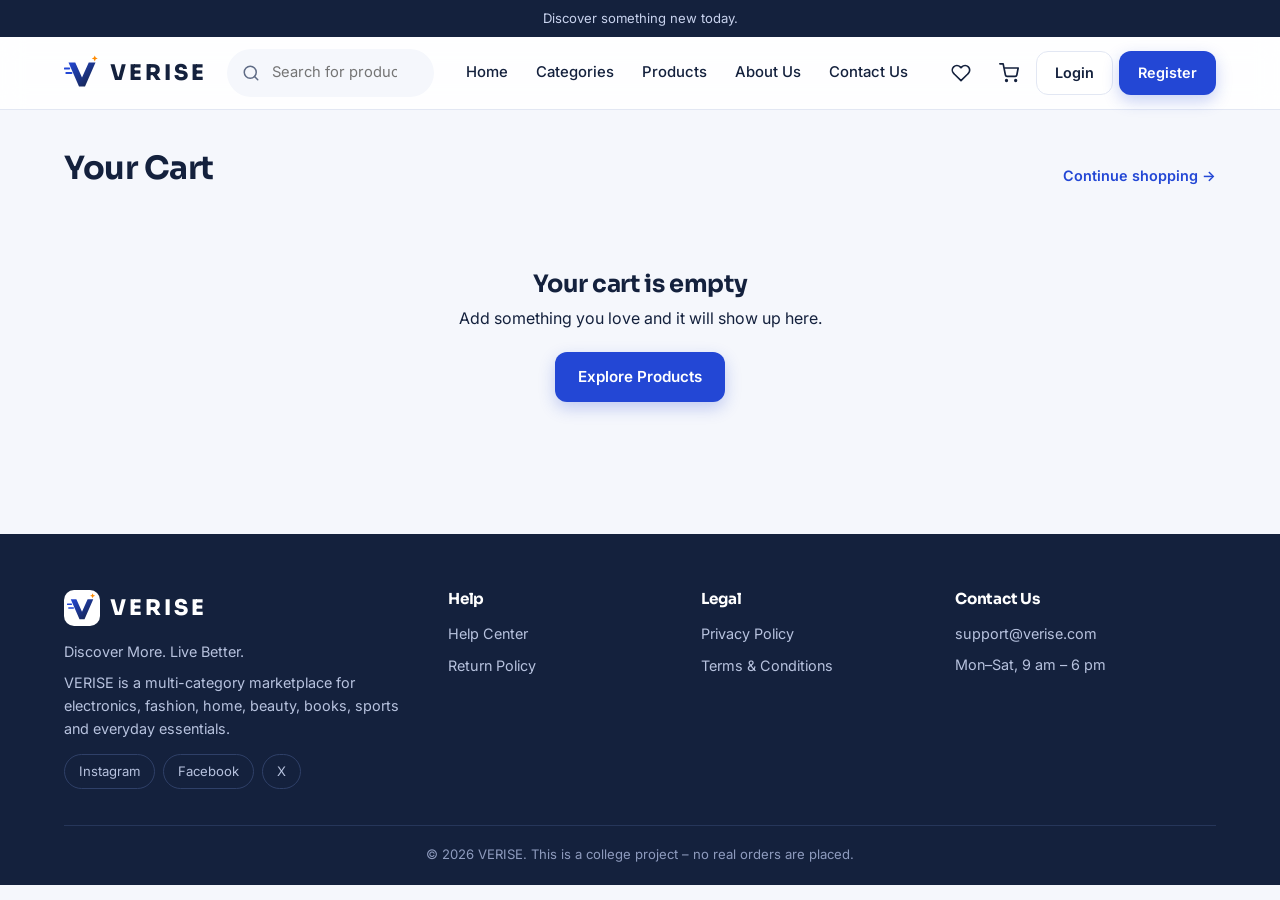
<file: cart.html>
<!DOCTYPE html>
<html lang="en">
<head>
<meta charset="UTF-8">
<meta name="viewport" content="width=device-width, initial-scale=1.0">
<title>Your Cart | VERISE</title>
<link rel="stylesheet" href="css/style.css">
</head>
<body>
<div id="navbar"></div>
<section class="section page-top"><div class="container">
  <div class="head"><h2>Your Cart <span id="cartCount" class="sub"></span></h2>
    <a href="products.html">Continue shopping →</a></div>

  <div class="cart-empty" id="cartEmpty" hidden>
    <h2>Your cart is empty</h2>
    <p>Add something you love and it will show up here.</p>
    <a class="btn btn-primary" href="products.html">Explore Products</a>
  </div>

  <div class="cart-layout" id="cartLayout">
    <div id="cartItems"></div>
    <aside class="summary">
      <h2>Order summary</h2>
      <div class="sline"><span>Subtotal</span><b id="subtotal">₹0</b></div>
      <div class="sline"><span>Delivery</span><b id="shipping">Free</b></div>
      <div class="sline total"><span>Total</span><b id="grand">₹0</b></div>
      <p class="snote" id="shipNote"></p>
      <button class="btn btn-primary btn-block" onclick="checkout()">Continue to checkout</button>
    </aside>
  </div>
</div></section>
<div id="footer"></div>
<script src="js/app.js"></script>
</body>
</html>
</file>
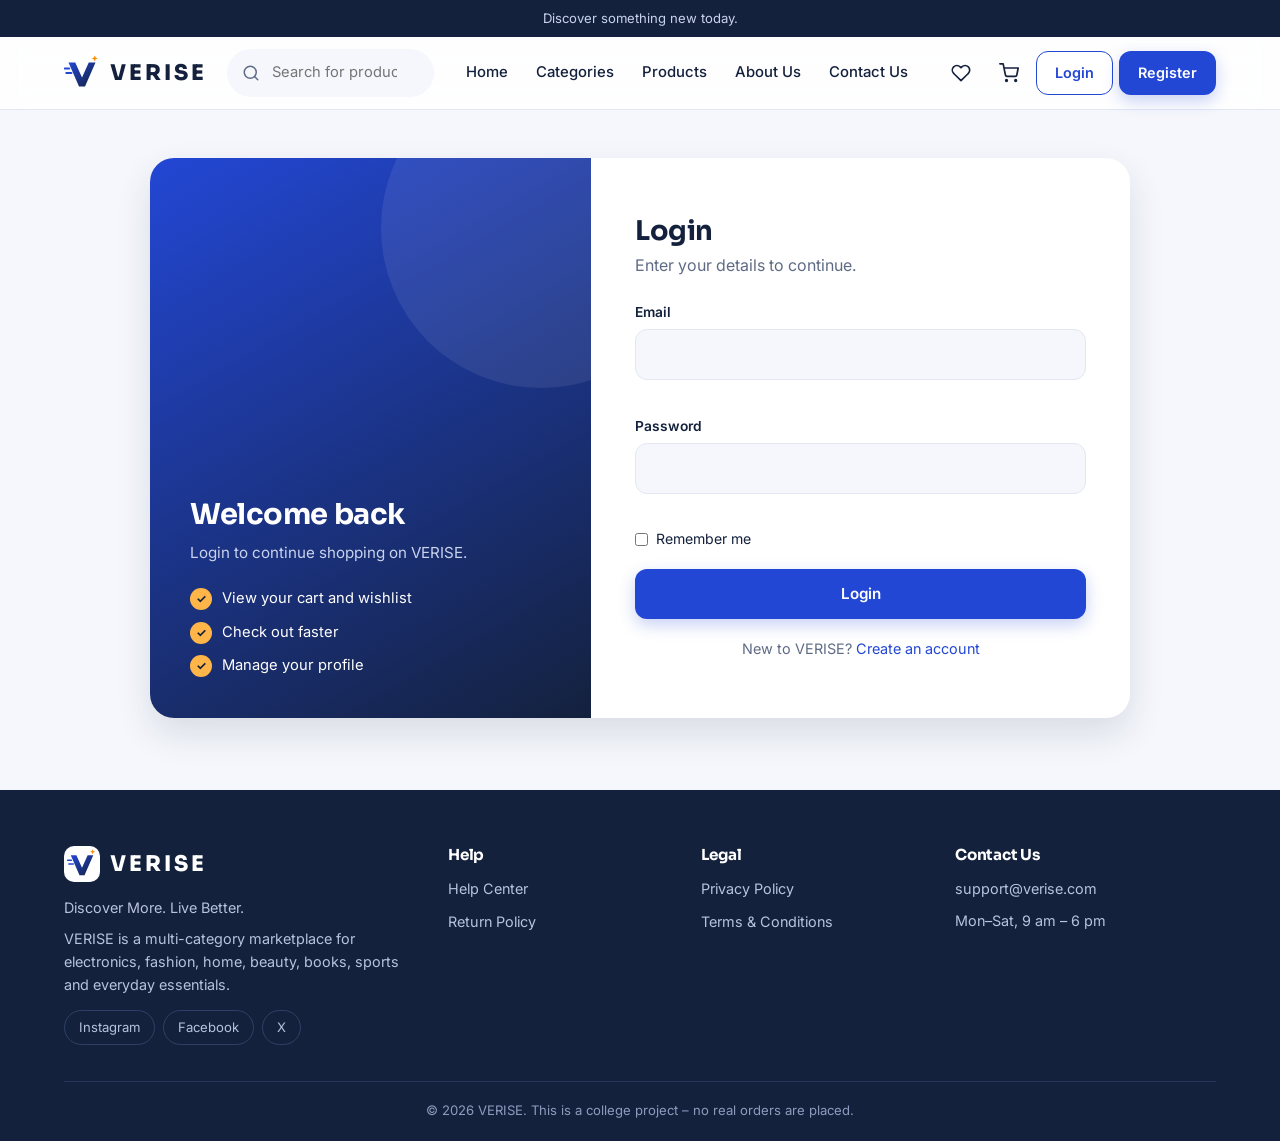
<file: login.html>
<!DOCTYPE html>
<html lang="en">
<head>
<meta charset="UTF-8">
<meta name="viewport" content="width=device-width, initial-scale=1.0">
<title>Login | VERISE</title>
<link rel="stylesheet" href="css/style.css">
</head>
<body>
<div id="navbar"></div>

<main class="auth">
  <aside class="auth-side">
    <h2>Welcome back</h2>
    <p>Login to continue shopping on VERISE.</p>
    <ul>
      <li>View your cart and wishlist</li>
      <li>Check out faster</li>
      <li>Manage your profile</li>
    </ul>
  </aside>

  <section class="auth-card">
    <h1>Login</h1>
    <p class="sub">Enter your details to continue.</p>
    <div id="msg" class="msg"></div>

    <form id="loginForm" novalidate>
      <div class="field">
        <label for="email">Email</label>
        <input id="email" type="email" autocomplete="email">
        <div class="err" id="emailErr"></div>
      </div>
      <div class="field">
        <label for="password">Password</label>
        <input id="password" type="password" autocomplete="current-password">
        <div class="err" id="passwordErr"></div>
      </div>
      <div class="row-between">
        <label><input type="checkbox" id="remember"> Remember me</label>
      </div>
      <button class="btn btn-primary btn-block" type="submit">Login</button>
    </form>

    <p class="alt">New to VERISE? <a href="register.html">Create an account</a></p>
  </section>
</main>

<div id="footer"></div>
<script src="js/app.js"></script>
<script>
async function hash(text) {
  const buf = await crypto.subtle.digest('SHA-256', new TextEncoder().encode(text));
  return [...new Uint8Array(buf)].map(b => b.toString(16).padStart(2, '0')).join('');
}

// Already logged in? Go straight to the homepage.
if (getCurrentUser()) location.href = 'index.html';

document.getElementById('loginForm').addEventListener('submit', async event => {
  event.preventDefault();

  const email = document.getElementById('email').value.trim().toLowerCase();
  const password = document.getElementById('password').value;
  let ok = true;

  if (!isEmail(email)) { setErr('email', 'Enter a valid email address.'); ok = false; }
  else setErr('email', '');

  if (!password) { setErr('password', 'Please enter your password.'); ok = false; }
  else setErr('password', '');

  if (!ok) return;

  const user = getUsers().find(u => u.email === email);

  if (!user || user.password !== await hash(password)) {
    showMsg('Incorrect email or password.', false);
    return;
  }

  sessionStorage.setItem('verise_user', user.email);
  if (document.getElementById('remember').checked) {
    localStorage.setItem('verise_remember', user.email);
  }

  showMsg('Login successful! Redirecting…', true);
  setTimeout(() => (location.href = 'index.html'), 800);
});
</script>
</body>
</html>
</file>
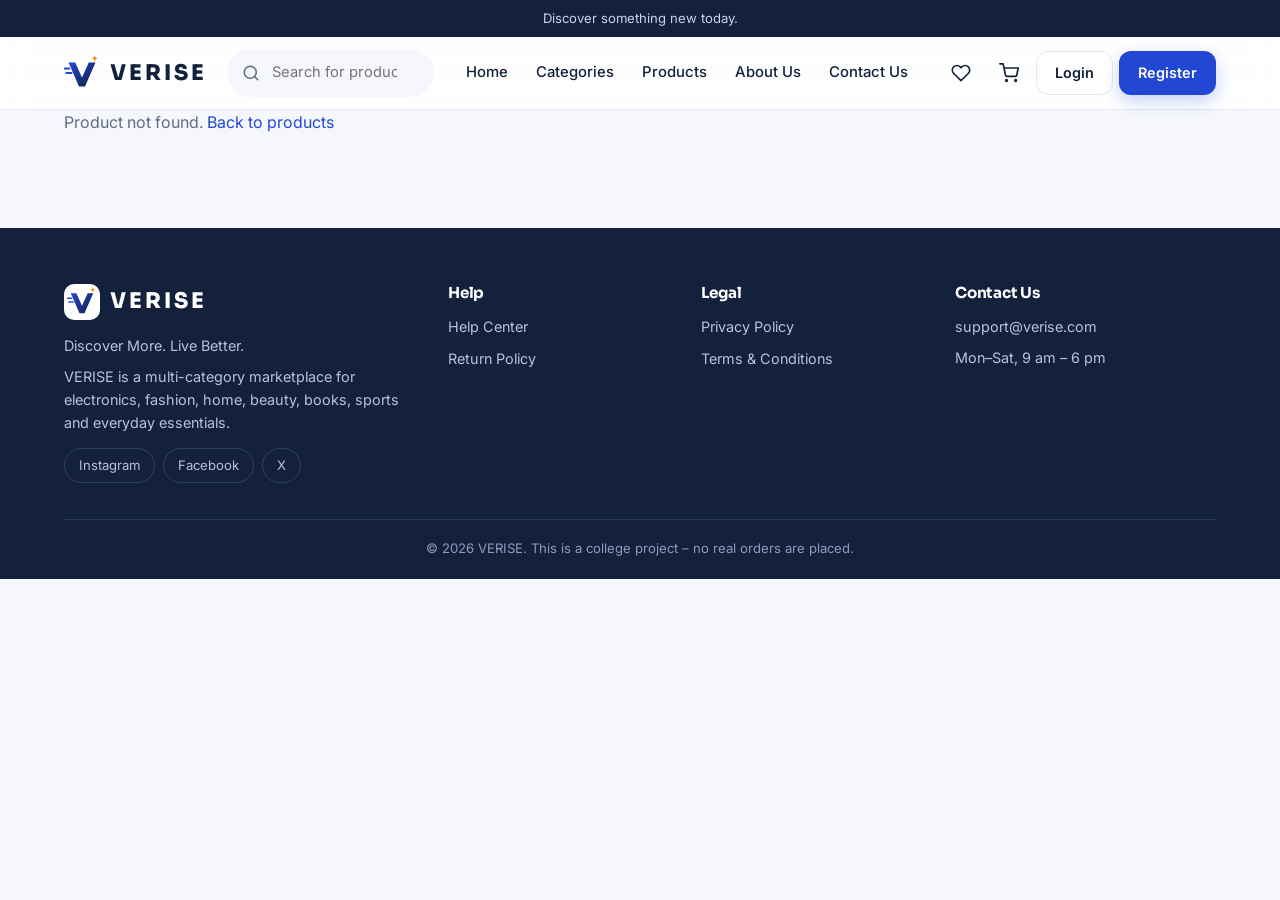
<file: product.html>
<!DOCTYPE html>
<html lang="en">
<head>
<meta charset="UTF-8">
<meta name="viewport" content="width=device-width, initial-scale=1.0">
<title>Product | VERISE</title>
<link rel="stylesheet" href="css/style.css">
</head>
<body>
<div id="navbar"></div>
<section class="container" style="padding-bottom:20px"><div id="detail"></div></section>
<div id="footer"></div>
<script src="js/app.js"></script>
</body>
</html>
</file>
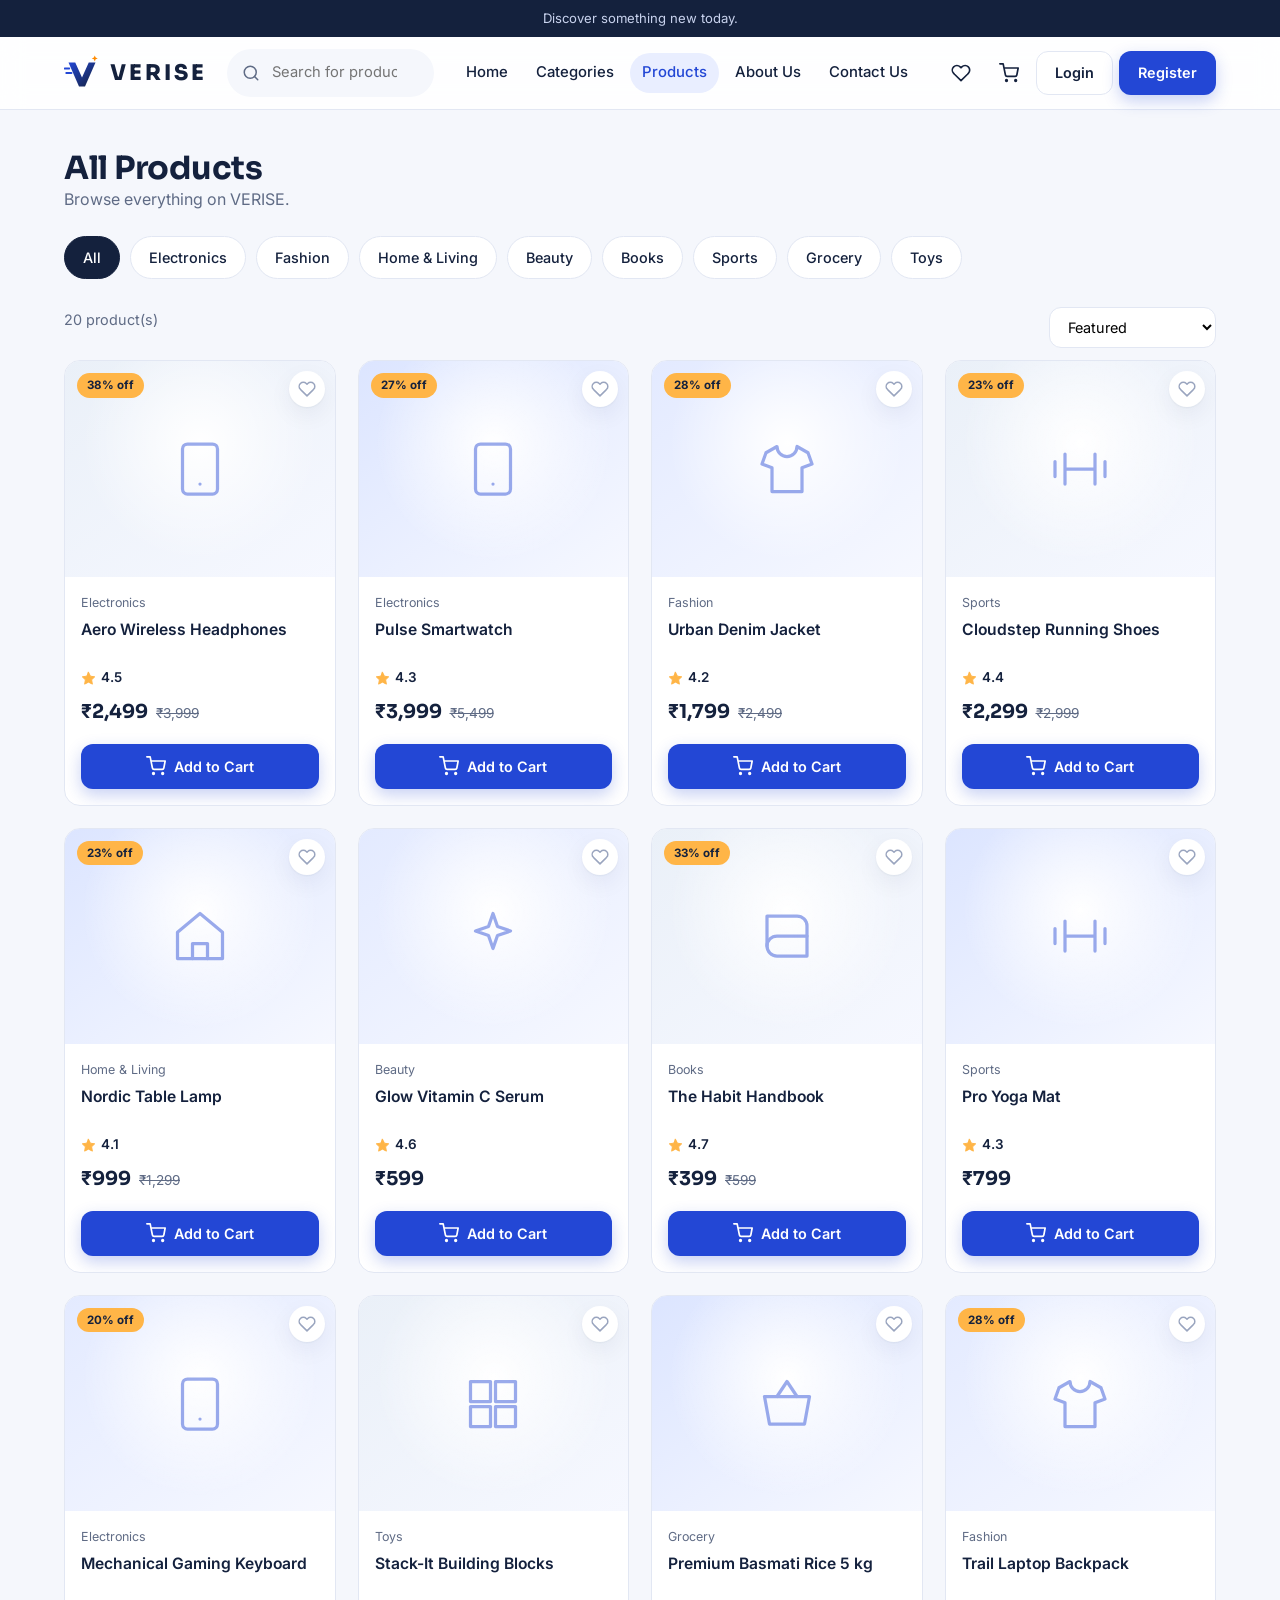
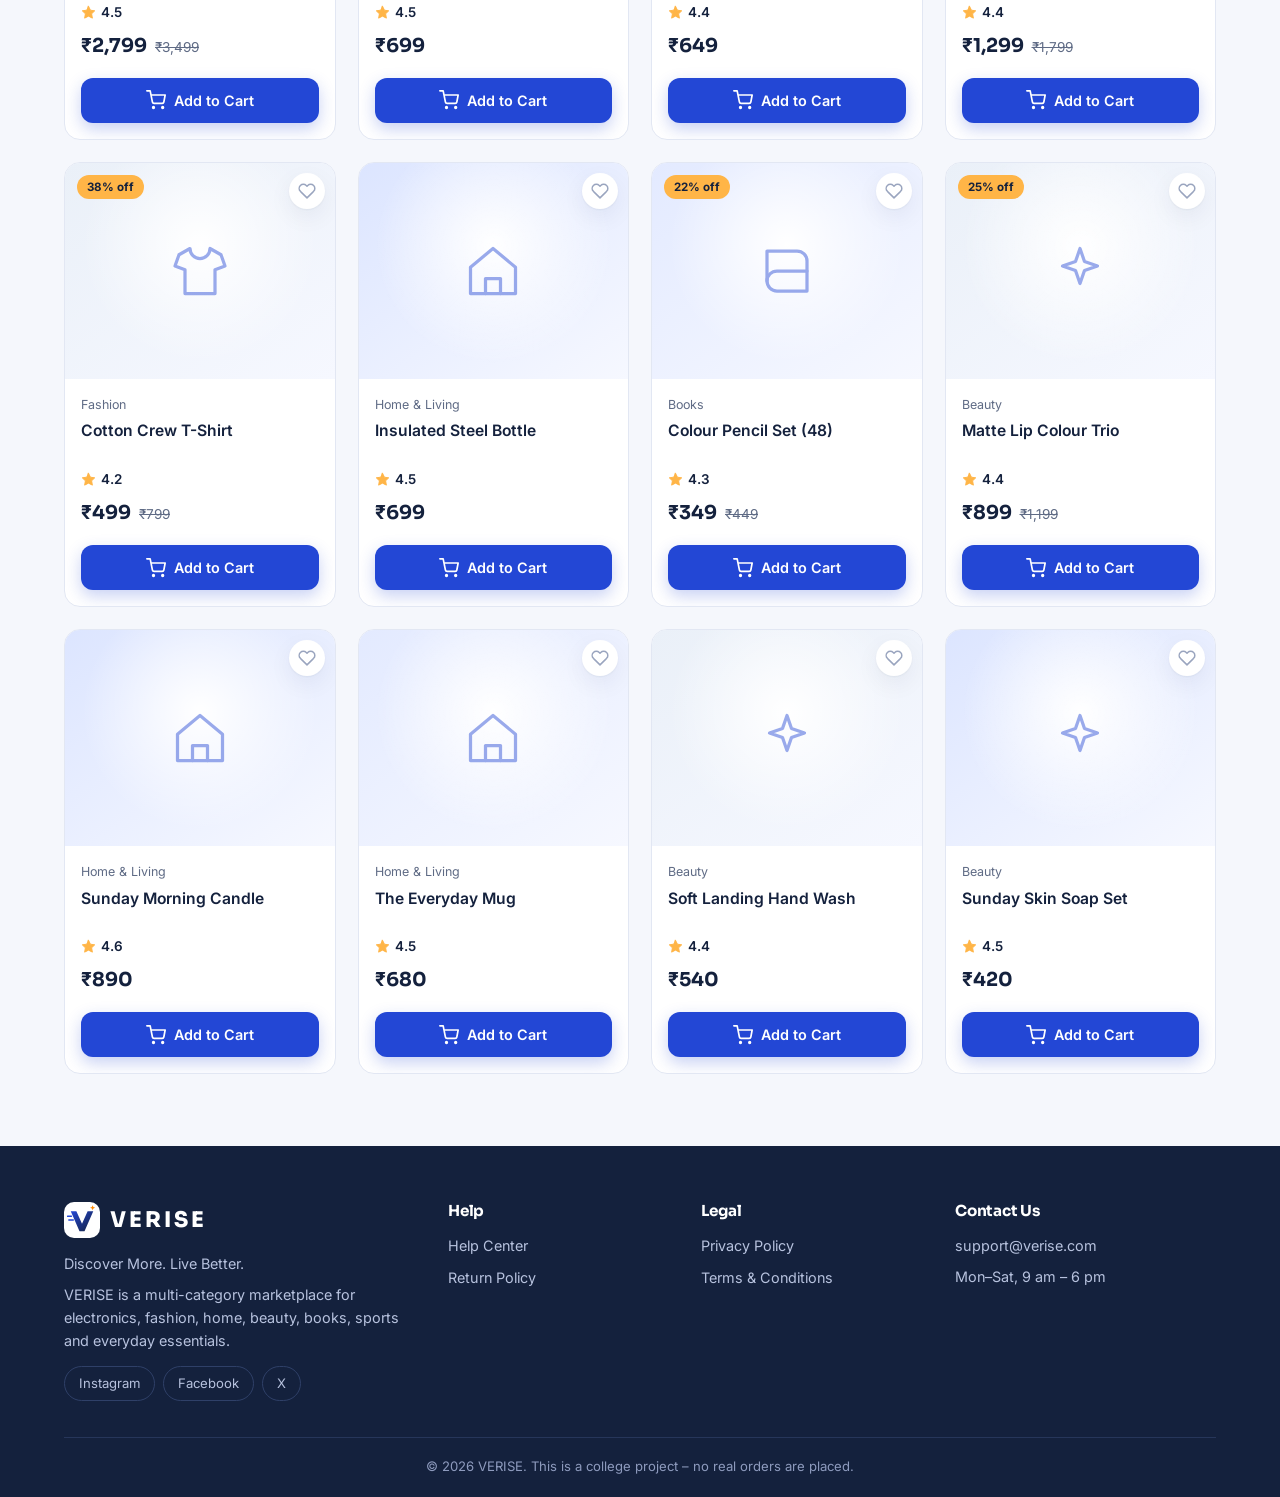
<file: products.html>
<!DOCTYPE html>
<html lang="en">
<head>
<meta charset="UTF-8">
<meta name="viewport" content="width=device-width, initial-scale=1.0">
<title>Products | VERISE</title>
<link rel="stylesheet" href="css/style.css">
</head>
<body>
<div id="navbar"></div>
<section class="section page-top"><div class="container">
  <div class="head">
    <div><h2 id="shopTitle">All Products</h2><p>Browse everything on VERISE.</p></div>
    <a id="clearQ" href="products.html" hidden>Clear search</a>
  </div>
  <div class="chips" id="chips"></div>
  <div class="toolbar">
    <span class="count" id="shopCount"></span>
    <select id="sort" onchange="renderShop()" aria-label="Sort products">
      <option value="featured">Featured</option>
      <option value="low">Price: low to high</option>
      <option value="high">Price: high to low</option>
      <option value="rating">Top rated</option>
    </select>
  </div>
  <div class="grid" id="shopGrid"></div>
</div></section>
<div id="footer"></div>
<script src="js/app.js"></script>
</body>
</html>
</file>
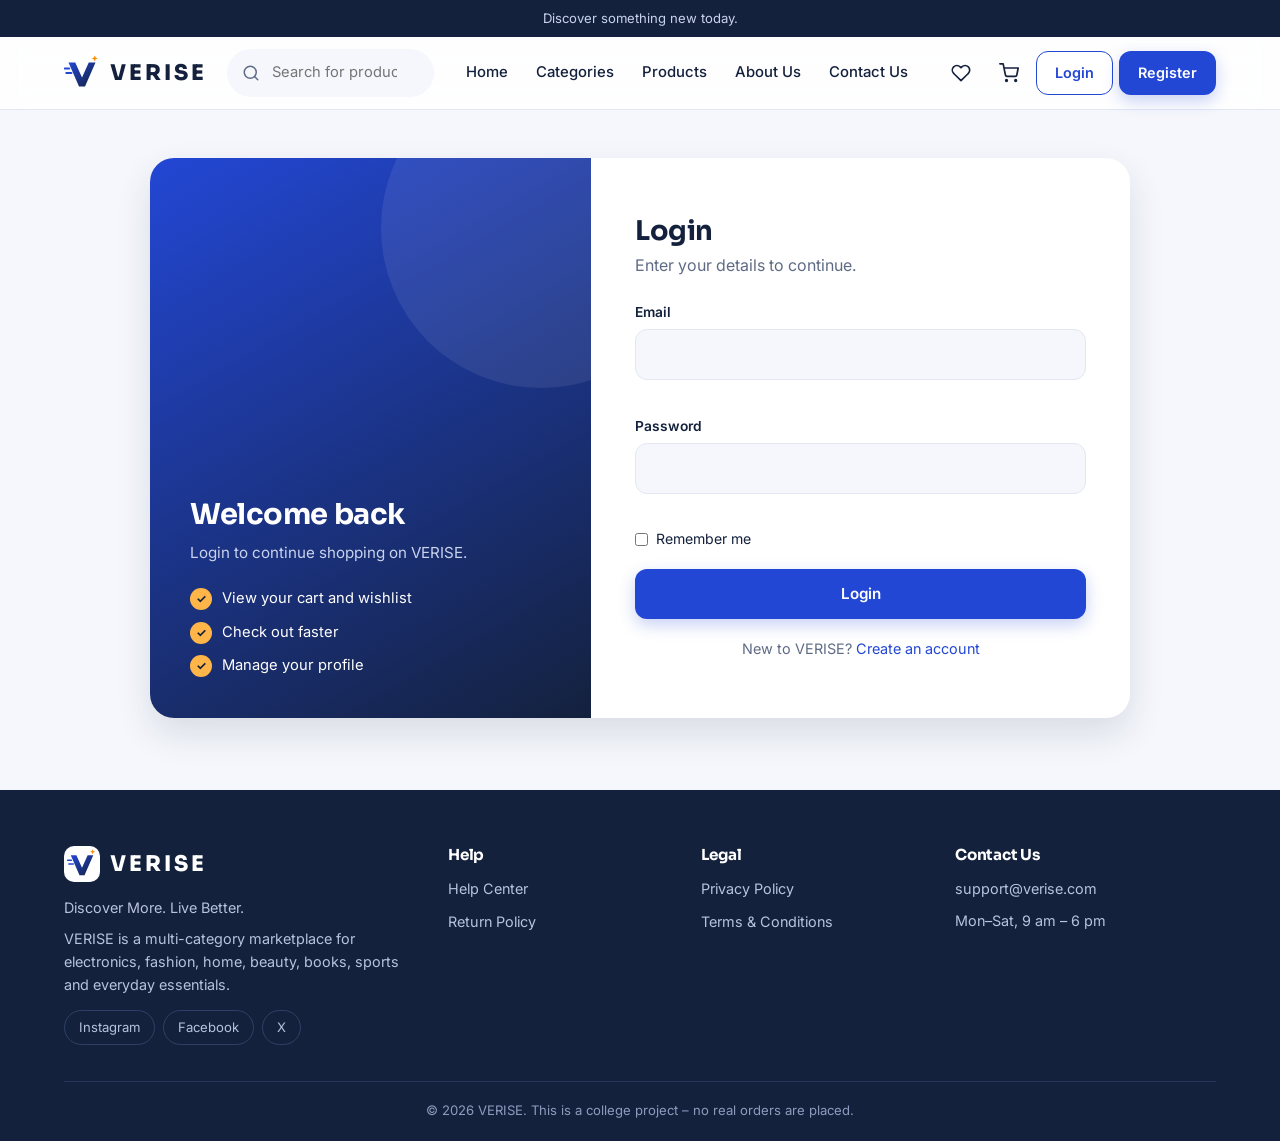
<file: profile.html>
<!DOCTYPE html>
<html lang="en">
<head>
<meta charset="UTF-8">
<meta name="viewport" content="width=device-width, initial-scale=1.0">
<title>My Profile | VERISE</title>
<link rel="stylesheet" href="css/style.css">
</head>
<body>
<div id="navbar"></div>

<main class="container">
  <div class="profile">
    <div class="p-head">
      <div class="avatar" id="avatar"></div>
      <div>
        <h1 id="pName"></h1>
        <p id="pEmail"></p>
      </div>
    </div>

    <div class="p-body">
      <div id="msg" class="msg"></div>

      <div class="info">
        <div><small>Full name</small><span id="iName"></span></div>
        <div><small>Email</small><span id="iEmail"></span></div>
        <div><small>Mobile number</small><span id="iPhone"></span></div>
        <div><small>Member since</small><span id="iJoined"></span></div>
      </div>

      <form id="editBox" hidden novalidate>
        <div class="field">
          <label for="editName">Full name</label>
          <input id="editName" type="text">
          <div class="err" id="editNameErr"></div>
        </div>
        <div class="field">
          <label for="editPhone">Mobile number</label>
          <input id="editPhone" type="tel" maxlength="10">
          <div class="err" id="editPhoneErr"></div>
        </div>
        <div class="btns">
          <button class="btn btn-primary" type="submit">Save changes</button>
          <button class="btn btn-ghost" type="button" onclick="toggleEdit(false)">Cancel</button>
        </div>
      </form>

      <div class="btns" id="actions">
        <button class="btn btn-primary" onclick="toggleEdit(true)">Edit profile</button>
        <a class="btn btn-ghost" href="cart.html">My cart</a>
        <button class="btn btn-ghost" onclick="logout()">Logout</button>
      </div>
    </div>
  </div>
</main>

<div id="footer"></div>
<script src="js/app.js"></script>
<script>
// Only logged-in users can see this page.
const user = getCurrentUser();
if (!user) location.href = 'login.html';

function showProfile() {
  const u = getCurrentUser();
  document.getElementById('avatar').textContent = u.name.charAt(0).toUpperCase();
  document.getElementById('pName').textContent = u.name;
  document.getElementById('pEmail').textContent = u.email;
  document.getElementById('iName').textContent = u.name;
  document.getElementById('iEmail').textContent = u.email;
  document.getElementById('iPhone').textContent = u.phone || 'Not added';
  document.getElementById('iJoined').textContent = u.joined
    ? new Date(u.joined).toLocaleDateString('en-IN', { day: 'numeric', month: 'long', year: 'numeric' })
    : '—';
}

function toggleEdit(show) {
  const u = getCurrentUser();
  document.getElementById('editName').value = u.name;
  document.getElementById('editPhone').value = u.phone || '';
  document.getElementById('editBox').hidden = !show;
  document.getElementById('actions').hidden = show;
}

document.getElementById('editBox').addEventListener('submit', event => {
  event.preventDefault();

  const name = document.getElementById('editName').value.trim();
  const phone = document.getElementById('editPhone').value.trim();
  let ok = true;

  if (name.length < 2) { setErr('editName', 'Please enter your full name.'); ok = false; }
  else setErr('editName', '');

  if (!isPhone(phone)) { setErr('editPhone', 'Enter a valid 10-digit mobile number.'); ok = false; }
  else setErr('editPhone', '');

  if (!ok) return;

  const users = getUsers();
  const me = users.find(u => u.email === getCurrentUser().email);
  me.name = name;
  me.phone = phone;
  saveUsers(users);

  toggleEdit(false);
  showProfile();
  renderNavbar();
  showMsg('Profile updated successfully.', true);
});

if (user) showProfile();
</script>
</body>
</html>
</file>
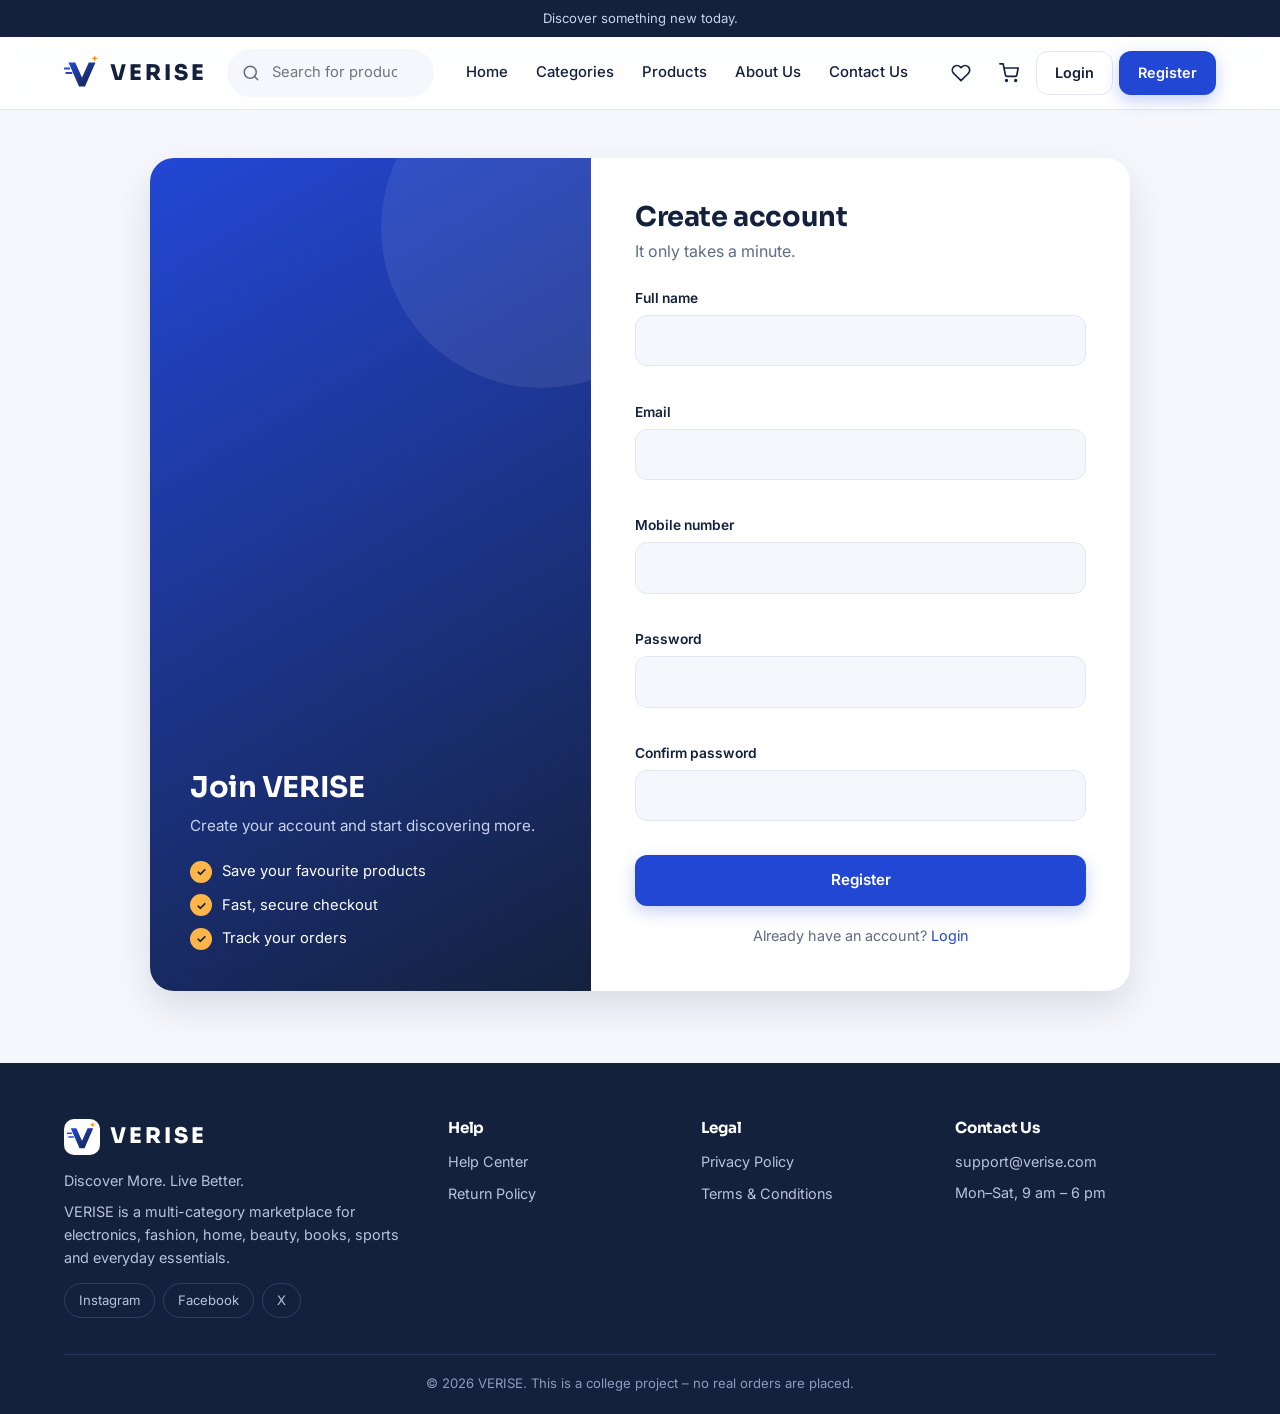
<file: register.html>
<!DOCTYPE html>
<html lang="en">
<head>
<meta charset="UTF-8">
<meta name="viewport" content="width=device-width, initial-scale=1.0">
<title>Register | VERISE</title>
<link rel="stylesheet" href="css/style.css">
</head>
<body>
<div id="navbar"></div>

<main class="auth">
  <aside class="auth-side">
    <h2>Join VERISE</h2>
    <p>Create your account and start discovering more.</p>
    <ul>
      <li>Save your favourite products</li>
      <li>Fast, secure checkout</li>
      <li>Track your orders</li>
    </ul>
  </aside>

  <section class="auth-card">
    <h1>Create account</h1>
    <p class="sub">It only takes a minute.</p>
    <div id="msg" class="msg"></div>

    <form id="regForm" novalidate>
      <div class="field">
        <label for="name">Full name</label>
        <input id="name" type="text" autocomplete="name">
        <div class="err" id="nameErr"></div>
      </div>
      <div class="field">
        <label for="email">Email</label>
        <input id="email" type="email" autocomplete="email">
        <div class="err" id="emailErr"></div>
      </div>
      <div class="field">
        <label for="phone">Mobile number</label>
        <input id="phone" type="tel" maxlength="10" autocomplete="tel">
        <div class="err" id="phoneErr"></div>
      </div>
      <div class="field">
        <label for="password">Password</label>
        <input id="password" type="password" autocomplete="new-password">
        <div class="err" id="passwordErr"></div>
      </div>
      <div class="field">
        <label for="confirm">Confirm password</label>
        <input id="confirm" type="password" autocomplete="new-password">
        <div class="err" id="confirmErr"></div>
      </div>
      <button class="btn btn-primary btn-block" type="submit">Register</button>
    </form>

    <p class="alt">Already have an account? <a href="login.html">Login</a></p>
  </section>
</main>

<div id="footer"></div>
<script src="js/app.js"></script>
<script>
// Turns a password into a scrambled hash so it is not stored as plain text.
async function hash(text) {
  const buf = await crypto.subtle.digest('SHA-256', new TextEncoder().encode(text));
  return [...new Uint8Array(buf)].map(b => b.toString(16).padStart(2, '0')).join('');
}

const val = id => document.getElementById(id).value.trim();

document.getElementById('regForm').addEventListener('submit', async event => {
  event.preventDefault();

  const name = val('name');
  const email = val('email').toLowerCase();
  const phone = val('phone');
  const password = document.getElementById('password').value;
  const confirm = document.getElementById('confirm').value;
  let ok = true;

  const check = (id, bad, text) => { setErr(id, bad ? text : ''); if (bad) ok = false; };

  check('name', name.length < 2, 'Please enter your full name.');
  check('email', !isEmail(email), 'Enter a valid email address.');
  check('phone', !isPhone(phone), 'Enter a valid 10-digit mobile number.');
  check('password', password.length < 6, 'Password must be at least 6 characters.');
  check('confirm', confirm !== password, 'Passwords do not match.');

  if (!ok) return;

  const users = getUsers();
  if (users.some(u => u.email === email)) {
    showMsg('This email is already registered. Please login.', false);
    return;
  }

  users.push({
    name, email, phone,
    password: await hash(password),
    joined: new Date().toISOString()
  });
  saveUsers(users);

  showMsg('Account created! Redirecting to login…', true);
  setTimeout(() => (location.href = 'login.html'), 1200);
});
</script>
</body>
</html>
</file>
<file: css/style.css>
/* VERISE – shared styles for every page.
   Change the colours in :root to re-theme the whole site. */
@import url('https://fonts.googleapis.com/css2?family=Inter:wght@400;500;600&family=Sora:wght@600;700;800&display=swap');

:root{--blue:#2347D5;--navy:#14213D;--cloud:#F5F7FC;--white:#FFFFFF;--orange:#FFB547;
--soft:#E9EEFF;--muted:#5F6B85;--line:#E2E7F3;--ok:#16895A;--bad:#D6384A;--r:12px;--rc:16px;
--shadow:0 1px 2px rgba(20,33,61,.05),0 8px 24px rgba(20,33,61,.06);--lift:0 16px 36px rgba(20,33,61,.12);
--head:'Sora','Inter','Segoe UI',sans-serif}

/* ---------- base ---------- */
*{box-sizing:border-box;margin:0;padding:0}
html{scroll-behavior:smooth;scroll-padding-top:96px}
[hidden]{display:none!important}
body{font-family:'Inter','Segoe UI',system-ui,sans-serif;background:var(--cloud);color:var(--navy);line-height:1.6;-webkit-font-smoothing:antialiased}
a{color:var(--blue);text-decoration:none}
button{font:inherit;cursor:pointer}
svg{display:block}
h1,h2,h3,h4{font-family:var(--head);line-height:1.15;letter-spacing:-.015em}
:focus-visible{outline:3px solid rgba(35,71,213,.4);outline-offset:2px}
.i{flex:none;width:20px;height:20px;fill:none;stroke:currentColor;stroke-width:2;stroke-linecap:round;stroke-linejoin:round}
.container{max-width:1200px;margin:0 auto;padding:0 24px}
.section{padding:64px 0 0}
.head{display:flex;justify-content:space-between;align-items:flex-end;gap:16px;flex-wrap:wrap;margin-bottom:24px}
.head h2{font-size:clamp(1.5rem,3vw,2rem)}
.head a{font-weight:600;font-size:.9rem}
.head p,.sub,.empty{color:var(--muted)}

/* ---------- buttons ---------- */
.btn{display:inline-flex;align-items:center;justify-content:center;gap:8px;border:1.5px solid transparent;border-radius:var(--r);padding:12px 22px;font-weight:600;font-size:.95rem;transition:background .2s,border-color .2s,color .2s,transform .2s}
.btn-primary{background:var(--blue);color:#fff;box-shadow:0 6px 16px rgba(35,71,213,.25)}
.btn-primary:hover{background:#1B3BB8;transform:translateY(-1px)}
.btn-ghost{background:#fff;color:var(--navy);border-color:var(--line)}
.btn-ghost:hover,.btn-ghost.active{border-color:var(--blue);color:var(--blue)}
.btn-block{display:flex;width:100%}

/* ---------- announcement bar + navbar ---------- */
.announce{background:var(--navy);color:#C9D3EE;text-align:center;font-size:.82rem;padding:8px 12px}
.nav{position:sticky;top:0;z-index:50;background:rgba(255,255,255,.88);-webkit-backdrop-filter:saturate(1.4) blur(12px);backdrop-filter:saturate(1.4) blur(12px);border-bottom:1px solid var(--line)}
.nav .container{display:flex;align-items:center;gap:20px;min-height:72px}
.brand{display:flex;align-items:center;gap:10px;font-family:var(--head);font-weight:800;font-size:1.35rem;letter-spacing:.14em;color:var(--navy)}
.search{position:relative;flex:1;max-width:420px}
.search input{width:100%;padding:11px 16px 11px 44px;background:var(--cloud);border:1.5px solid transparent;border-radius:999px;font:inherit;font-size:.92rem;transition:.2s}
.search input:focus{outline:0;background:#fff;border-color:var(--blue);box-shadow:0 0 0 4px rgba(35,71,213,.1)}
.search .i{position:absolute;left:15px;top:50%;margin-top:-9px;width:18px;height:18px;color:var(--muted);pointer-events:none}
.links{display:flex;gap:4px;margin-left:auto}
.links a{padding:8px 12px;border-radius:999px;color:var(--navy);font-weight:500;font-size:.93rem;transition:.2s}
.links a:hover,.links a.active{background:var(--soft);color:var(--blue)}
.actions{display:flex;align-items:center;gap:6px}
.actions .btn{padding:9px 18px;font-size:.9rem}
.icon-btn{position:relative;display:grid;place-items:center;width:42px;height:42px;border:0;border-radius:50%;background:none;color:var(--navy);transition:.2s}
.icon-btn:hover{background:var(--soft);color:var(--blue)}
.badge{position:absolute;top:2px;right:0;min-width:18px;height:18px;padding:0 5px;border-radius:999px;background:var(--orange);color:var(--navy);font-size:.68rem;font-weight:700;display:grid;place-items:center}
.menu-btn{display:none;place-items:center;width:42px;height:42px;border:1.5px solid var(--line);border-radius:var(--r);background:#fff;color:var(--navy)}

/* ---------- hero ---------- */
.hero{position:relative;overflow:hidden;background:radial-gradient(900px 480px at 85% 10%,#DCE5FF,transparent 60%),radial-gradient(700px 400px at 0 100%,#FFF1DA,transparent 55%),var(--cloud)}
.hero:before{content:"";position:absolute;inset:0;background-image:radial-gradient(rgba(35,71,213,.14) 1.2px,transparent 1.2px);background-size:26px 26px;-webkit-mask-image:linear-gradient(90deg,transparent,#000 70%);mask-image:linear-gradient(90deg,transparent,#000 70%)}
.hero .container{position:relative;display:grid;grid-template-columns:1.05fr .95fr;gap:40px;align-items:center;padding-top:72px;padding-bottom:104px}
.hero h1{font-size:clamp(2.4rem,5.4vw,4rem);font-weight:800;letter-spacing:-.035em;margin-bottom:18px}
.hero p{font-size:1.1rem;color:var(--muted);max-width:470px;margin-bottom:30px}
.cta{display:flex;align-items:center;gap:24px;flex-wrap:wrap}
.cta a:not(.btn){font-weight:600;color:var(--navy);border-bottom:2px solid var(--orange);padding-bottom:2px}
.stage{position:relative;width:100%;max-width:500px;aspect-ratio:1;margin-left:auto}
.orb{position:absolute;inset:8%;border-radius:50%;background:radial-gradient(circle at 30% 22%,#6C8BFF,var(--blue) 42%,var(--navy) 100%);box-shadow:0 40px 80px rgba(35,71,213,.3);display:grid;place-items:center;overflow:hidden}
.orb:after{content:"";position:absolute;inset:14%;border-radius:50%;border:1.5px dashed rgba(255,255,255,.28)}
.vmark{width:46%;fill:rgba(255,255,255,.16)}
.fcard{position:absolute;display:flex;align-items:center;gap:12px;background:#fff;border-radius:var(--rc);padding:10px 18px 10px 10px;box-shadow:var(--lift);animation:float 7s ease-in-out infinite}
.fcard .em{display:grid;place-items:center;width:48px;height:48px;border-radius:12px;background:var(--soft);font-size:1.7rem}
.fcard b{display:block;font-family:var(--head);font-size:.88rem}
.fcard small{color:var(--muted)}
.c1{top:6%;left:-2%}
.c2{top:44%;right:-4%;animation-delay:-2s}
.c3{bottom:4%;left:6%;animation-delay:-4s}
@keyframes float{50%{transform:translateY(-8px)}}

/* ---------- trust strip ---------- */
.trust{position:relative;z-index:2;margin-top:-52px}
.trust-card{display:grid;grid-template-columns:repeat(4,1fr);background:#fff;border-radius:20px;box-shadow:var(--lift);padding:20px 6px}
.t-item{display:flex;align-items:center;gap:14px;padding:8px 20px;border-right:1px solid var(--line)}
.t-item:last-child{border:0}
.ico{flex:none;display:grid;place-items:center;width:44px;height:44px;border-radius:12px;background:var(--soft);color:var(--blue)}
.t-item b{display:block;font-family:var(--head);font-size:.9rem}
.t-item small{color:var(--muted);font-size:.8rem}

/* ---------- categories + filter chips ---------- */
.cat-grid{display:grid;grid-template-columns:repeat(4,1fr);gap:16px}
.cat{display:flex;align-items:center;gap:14px;background:#fff;border:1px solid var(--line);border-radius:var(--rc);padding:16px;color:var(--navy);transition:transform .2s,box-shadow .2s,border-color .2s}
.cat:hover{transform:translateY(-3px);box-shadow:var(--lift);border-color:var(--blue)}
.cat .em{flex:none;display:grid;place-items:center;width:56px;height:56px;border-radius:14px;background:var(--soft);font-size:1.9rem;transition:.2s}
.cat:hover .em{background:var(--blue)}
.cat b{display:block;font-family:var(--head);font-size:.98rem}
.cat small{color:var(--muted)}
.chips{display:flex;gap:10px;overflow-x:auto;padding-bottom:8px;margin-bottom:20px;scrollbar-width:none}
.chip{flex:none;padding:9px 18px;border:1.5px solid var(--line);border-radius:999px;background:#fff;color:var(--navy);font-weight:500;font-size:.9rem;transition:.2s}
.chip:hover{border-color:var(--blue);color:var(--blue)}
.chip.on{background:var(--navy);border-color:var(--navy);color:#fff}

/* ---------- product cards ---------- */
.grid{display:grid;grid-template-columns:repeat(4,1fr);gap:22px}
.product{position:relative;display:flex;flex-direction:column;background:#fff;border:1px solid var(--line);border-radius:var(--rc);overflow:hidden;transition:transform .25s,box-shadow .25s}
.product:hover{transform:translateY(-4px);box-shadow:var(--lift)}
.pimg{position:relative;display:grid;place-items:center;aspect-ratio:1/.8;font-size:4.6rem;cursor:pointer;overflow:hidden;background:radial-gradient(circle at 50% 38%,#fff,transparent 62%),linear-gradient(145deg,var(--t1,#E3EAFF),#F6F8FF)}
.pimg span{line-height:1;filter:drop-shadow(0 14px 14px rgba(20,33,61,.22));transition:transform .3s}
.product:hover .pimg span{transform:scale(1.08) rotate(-4deg)}
.pimg img{position:absolute;inset:0;width:100%;height:100%;object-fit:cover}
.tag{position:absolute;top:12px;left:12px;background:var(--orange);color:var(--navy);font-style:normal;font-size:.72rem;font-weight:700;padding:3px 10px;border-radius:999px}
.wish{position:absolute;top:10px;right:10px;z-index:2;display:grid;place-items:center;width:36px;height:36px;border:0;border-radius:50%;background:#fff;color:#9AA5BF;box-shadow:var(--shadow);transition:.2s}
.wish .i{width:18px;height:18px}
.wish:hover,.wish.on{color:#E0405A}
.wish.on .i{fill:currentColor}
.pbody{display:flex;flex-direction:column;gap:6px;flex:1;padding:16px}
.pbody small{color:var(--muted);font-size:.78rem}
.pbody h3{font-family:'Inter',sans-serif;font-weight:600;font-size:.98rem;letter-spacing:0;line-height:1.35;min-height:2.7em;cursor:pointer}
.rate{display:flex;align-items:center;gap:5px;font-size:.84rem;font-weight:600}
.rate .i{width:15px;height:15px;color:var(--orange);fill:var(--orange);stroke-width:1.5}
.price{display:flex;align-items:baseline;gap:8px;margin:2px 0 10px}
.price b{font-family:var(--head);font-size:1.2rem}
.price s{color:var(--muted);font-size:.85rem}
.pbody .btn{margin-top:auto;padding:10px 14px;font-size:.9rem}

/* ---------- promo banner ---------- */
.promo{position:relative;overflow:hidden;display:grid;grid-template-columns:1.2fr .8fr;gap:30px;align-items:center;background:linear-gradient(120deg,var(--navy) 10%,var(--blue));color:#fff;border-radius:28px;padding:56px}
.promo:before{content:"";position:absolute;width:420px;height:420px;right:-120px;top:-160px;border-radius:50%;background:rgba(255,255,255,.07)}
.promo>*{position:relative}
.promo h2{color:#fff;font-size:clamp(1.6rem,3.4vw,2.4rem);margin-bottom:10px}
.promo p{color:#C9D3EE;max-width:440px;margin-bottom:24px}
.promo .btn{background:var(--orange);color:var(--navy)}
.promo .btn:hover{background:#FFC46B}
.tiles{display:grid;grid-template-columns:repeat(3,1fr);gap:12px}
.tiles div{display:grid;place-items:center;aspect-ratio:.8;border-radius:var(--rc);background:rgba(255,255,255,.12);border:1px solid rgba(255,255,255,.2);font-size:2.4rem}
.tiles div:nth-child(2){transform:translateY(-16px)}

/* ---------- footer ---------- */
.footer{background:var(--navy);color:#B7C2DE;margin-top:72px;padding:56px 0 20px}
.fgrid{display:grid;grid-template-columns:1.6fr 1fr 1fr 1.2fr;gap:36px}
.footer h4{color:#fff;font-size:.95rem;margin-bottom:14px}
.footer p{font-size:.9rem;margin-bottom:8px}
.footer a{display:block;color:#B7C2DE;font-size:.9rem;margin-bottom:9px;transition:.2s}
.footer a:hover{color:#fff}
.footer .brand{color:#fff;margin-bottom:14px}
.tile{display:inline-flex;background:#fff;border-radius:10px;padding:3px}
.social{display:flex;flex-wrap:wrap;gap:8px;margin-top:14px}
.social a{margin:0;padding:6px 14px;border:1px solid #2F4068;border-radius:999px;font-size:.82rem}
.social a:hover{border-color:#fff}
.copy{margin-top:36px;padding-top:18px;border-top:1px solid #26365A;font-size:.82rem;text-align:center;color:#8E9BBE}

/* ---------- forms: register, login, admin login, profile edit ---------- */
.auth{display:grid;grid-template-columns:.9fr 1.1fr;max-width:980px;min-height:560px;margin:48px auto;background:#fff;border-radius:24px;box-shadow:var(--lift);overflow:hidden}
.auth-side{position:relative;display:flex;flex-direction:column;justify-content:flex-end;padding:40px;color:#fff;background:linear-gradient(150deg,var(--blue),var(--navy));overflow:hidden}
.auth-side:before{content:"";position:absolute;width:320px;height:320px;top:-90px;right:-110px;border-radius:50%;background:rgba(255,255,255,.08)}
.auth-side>*{position:relative}
.auth-side h2{color:#fff;font-size:1.8rem;margin-bottom:10px}
.auth-side p{color:#C9D3EE;font-size:.95rem}
.auth-side ul{display:grid;gap:10px;margin-top:22px;list-style:none;font-size:.92rem}
.auth-side li:before{content:"✓";display:inline-grid;place-items:center;width:22px;height:22px;margin-right:10px;border-radius:50%;background:var(--orange);color:var(--navy);font-size:.75rem;font-weight:700}
.auth-card{align-self:center;width:100%;padding:44px}
.auth-card h1{font-size:1.7rem;margin-bottom:6px}
.auth-card .sub{margin-bottom:22px}
.auth-card .btn-ghost{margin-top:10px}
.field{margin-bottom:16px}
.field label{display:block;margin-bottom:6px;font-weight:600;font-size:.86rem}
.field input{width:100%;padding:12px 15px;background:var(--cloud);border:1.5px solid var(--line);border-radius:var(--r);font:inherit;transition:.2s}
.field input:focus{outline:0;background:#fff;border-color:var(--blue);box-shadow:0 0 0 4px rgba(35,71,213,.1)}
.field.bad input{border-color:var(--bad)}
.err{min-height:1.1em;margin-top:4px;color:var(--bad);font-size:.8rem}
.msg{display:none;margin-bottom:16px;padding:11px 14px;border-radius:var(--r);font-size:.9rem;font-weight:500}
.msg.ok{display:block;background:#E5F6EE;color:var(--ok)}
.msg.bad{display:block;background:#FDEBEE;color:var(--bad)}
.row-between{display:flex;justify-content:space-between;align-items:center;margin-bottom:18px;font-size:.88rem}
.row-between label{display:flex;align-items:center;gap:8px}
.alt{margin-top:18px;text-align:center;font-size:.9rem;color:var(--muted)}

/* ---------- profile ---------- */
.profile{max-width:820px;margin:48px auto;background:#fff;border-radius:24px;box-shadow:var(--lift);overflow:hidden}
.p-head{display:flex;align-items:center;gap:20px;padding:36px;color:#fff;background:linear-gradient(120deg,var(--navy),var(--blue))}
.p-head h1{color:#fff;font-size:1.6rem}
.p-head p{color:#C9D3EE}
.avatar{flex:none;display:grid;place-items:center;width:80px;height:80px;border-radius:50%;border:4px solid rgba(255,255,255,.35);background:var(--orange);color:var(--navy);font:800 1.8rem var(--head)}
.p-body{padding:32px 36px}
.info{display:grid;grid-template-columns:repeat(auto-fit,minmax(230px,1fr));gap:14px;margin-bottom:26px}
.info div{padding:16px 18px;border-radius:var(--r);background:var(--cloud);overflow-wrap:anywhere}
.info small{display:block;margin-bottom:2px;color:var(--muted);font-size:.78rem}
.btns{display:flex;gap:10px;flex-wrap:wrap}

/* ---------- admin dashboard ---------- */
.admin{display:grid;grid-template-columns:240px 1fr;gap:26px;padding-top:40px;padding-bottom:40px}
.side{position:sticky;top:96px;height:fit-content;padding:12px;background:#fff;border:1px solid var(--line);border-radius:var(--rc)}
.side button{display:block;width:100%;padding:12px 14px;border:0;border-radius:var(--r);background:none;text-align:left;font-weight:600;font-size:.93rem;color:var(--navy);transition:.2s}
.side button:hover,.side button.active{background:var(--soft);color:var(--blue)}
.panel{display:none}
.panel.show{display:block}
.panel h1{font-size:1.8rem}
.panel h2{margin:26px 0 12px;font-size:1.15rem}
.stats{display:grid;grid-template-columns:repeat(auto-fit,minmax(190px,1fr));gap:16px;margin:22px 0}
.stat{padding:22px;background:#fff;border:1px solid var(--line);border-radius:var(--rc)}
.stat small{color:var(--muted)}
.stat b{display:block;font:800 2.2rem var(--head);color:var(--blue)}
.tbl-wrap{margin-top:14px;background:#fff;border:1px solid var(--line);border-radius:var(--rc);overflow-x:auto}
table{width:100%;border-collapse:collapse}
th,td{padding:13px 18px;border-bottom:1px solid var(--line);text-align:left;font-size:.9rem;white-space:nowrap}
th{background:var(--cloud);color:var(--muted);font-size:.78rem}
tr:last-child td{border:0}

.toast{position:fixed;left:50%;bottom:28px;transform:translateX(-50%);z-index:99;max-width:90vw;padding:12px 22px;border-radius:999px;background:var(--navy);box-shadow:var(--lift);color:#fff;font-size:.9rem;text-align:center}

/* ---------- responsive ---------- */
@media(max-width:1100px){.grid{grid-template-columns:repeat(3,1fr)}}
@media(max-width:1000px){
  .nav .container{flex-wrap:wrap;gap:12px;min-height:0;padding-top:10px;padding-bottom:10px}
  .actions{order:2;margin-left:auto}
  .menu-btn{display:grid;order:3}
  .search{order:5;flex-basis:100%;max-width:none}
  .links{display:none;position:absolute;top:100%;left:0;right:0;flex-direction:column;margin:0;padding:10px 24px 16px;background:#fff;border-bottom:1px solid var(--line)}
  .links.open{display:flex}
  .cat-grid,.trust-card,.fgrid{grid-template-columns:1fr 1fr}
  .t-item:nth-child(even){border:0}
}
@media(max-width:800px){
  .hero .container{grid-template-columns:1fr;padding-top:44px;padding-bottom:92px}
  .stage{max-width:380px;margin:10px auto 0}
  .promo{grid-template-columns:1fr;padding:34px}
  .tiles{max-width:340px}
  .auth,.admin{grid-template-columns:1fr}
  .auth-side{display:none}
  .auth-card{padding:32px 24px}
  .side{position:static;display:flex;overflow-x:auto;padding:8px}
  .side button{width:auto;white-space:nowrap}
}
@media(max-width:720px){.grid{grid-template-columns:repeat(2,1fr);gap:14px}}
@media(max-width:560px){
  .trust-card,.fgrid{grid-template-columns:1fr}
  .t-item{border:0}
  .pimg{font-size:3.4rem}
  .pbody{padding:12px}
  .p-head,.p-body{padding:24px}
}
@media(prefers-reduced-motion:reduce){html{scroll-behavior:auto}*{animation:none!important;transition:none!important}}
/* ---------- Merged additions: photos, category icons ---------- */
.pimg .ph{color:var(--blue);opacity:.45;filter:none}
.pimg .ph .i{width:60px;height:60px;stroke-width:1.3}
.pimg img{transition:transform .4s}
.product:hover .pimg img{transform:scale(1.05)}
.cat .em .i{width:28px;height:28px;color:var(--blue)}
.cat:hover .em .i{color:#fff}
.fcard .em{overflow:hidden}
.fcard .em img{width:100%;height:100%;object-fit:cover}
.tiles div{overflow:hidden;padding:0}
.tiles div img{width:100%;height:100%;object-fit:cover}
.icon-btn{text-decoration:none}

/* ---------- Shop toolbar ---------- */
.page-top{padding-top:40px}
.toolbar{display:flex;justify-content:space-between;align-items:center;gap:12px;flex-wrap:wrap;margin-bottom:12px}
.toolbar select{padding:10px 14px;border:1.5px solid var(--line);border-radius:var(--r);background:#fff;font:inherit;font-size:.9rem}
.count{color:var(--muted);font-size:.9rem;margin-bottom:16px}

/* ---------- Product details ---------- */
.crumbs{margin:32px 0 20px;color:var(--muted);font-size:.88rem}
.crumbs span{color:var(--navy)}
.detail{display:grid;grid-template-columns:1fr 1fr;gap:48px;align-items:center}
.dimg{position:relative;display:grid;place-items:center;aspect-ratio:1;border-radius:24px;overflow:hidden;background:linear-gradient(145deg,var(--t1,#E3EAFF),#F6F8FF);box-shadow:var(--shadow)}
.dimg img{position:absolute;inset:0;width:100%;height:100%;object-fit:cover}
.dimg .ph .i{width:110px;height:110px}
.dcat{color:var(--blue);font-weight:600;text-transform:uppercase;letter-spacing:.1em;font-size:.78rem}
.dinfo h1{font-size:clamp(1.8rem,4vw,2.6rem);margin:8px 0 12px}
.price.big b{font-size:1.9rem}
.ddesc{color:var(--muted);margin:16px 0;max-width:460px}
.dstock{color:var(--ok);font-weight:600;font-size:.9rem;margin-bottom:20px}
.dactions{display:flex;gap:14px;align-items:center;flex-wrap:wrap;margin-bottom:24px}
.qty{display:flex;align-items:center;border:1.5px solid var(--line);border-radius:var(--r);background:#fff}
.qty button{width:40px;height:44px;border:0;background:none;font-size:1.2rem}
.qty output{min-width:28px;text-align:center;font-weight:600}
.qty.small button{width:30px;height:34px}
.dperks{list-style:none;display:grid;gap:10px;padding-top:20px;border-top:1px solid var(--line);color:var(--muted);font-size:.9rem}
.dperks li{display:flex;gap:10px;align-items:center}
.dperks .i{color:var(--blue)}

/* ---------- Cart ---------- */
.cart-layout{display:grid;grid-template-columns:1fr 340px;gap:32px;align-items:start}
.citem{display:grid;grid-template-columns:96px 1fr auto 100px;gap:18px;align-items:center;padding:16px;margin-bottom:12px;background:#fff;border:1px solid var(--line);border-radius:var(--rc)}
.cthumb{position:relative;display:grid;place-items:center;width:96px;height:96px;border-radius:12px;overflow:hidden;background:var(--t1,#E3EAFF)}
.cthumb img{position:absolute;inset:0;width:100%;height:100%;object-fit:cover}
.cthumb .ph .i{width:36px;height:36px}
.cname a{font-weight:600;color:var(--navy)}
.cname small{display:block;color:var(--muted)}
.rm{border:0;background:none;color:var(--bad);font-size:.82rem;text-decoration:underline;padding:0;margin-top:6px}
.ctotal{text-align:right;font:700 1.05rem var(--head)}
.summary{position:sticky;top:96px;padding:24px;background:#fff;border:1px solid var(--line);border-radius:var(--rc);box-shadow:var(--shadow)}
.summary h2{font-size:1.2rem;margin-bottom:16px}
.sline{display:flex;justify-content:space-between;padding:10px 0;border-top:1px solid var(--line);font-size:.92rem}
.sline.total{font:700 1.1rem var(--head)}
.snote{color:var(--muted);font-size:.8rem;margin:6px 0 18px}
.cart-empty{text-align:center;padding:60px 10px}
.cart-empty h2{margin-bottom:8px}
.cart-empty p{margin-bottom:20px}

@media(max-width:800px){
  .detail,.cart-layout{grid-template-columns:1fr}
  .citem{grid-template-columns:80px 1fr;gap:12px}
  .cthumb{width:80px;height:80px}
  .citem .qty,.citem .ctotal{grid-column:2;justify-self:start;text-align:left}
}
</file>
